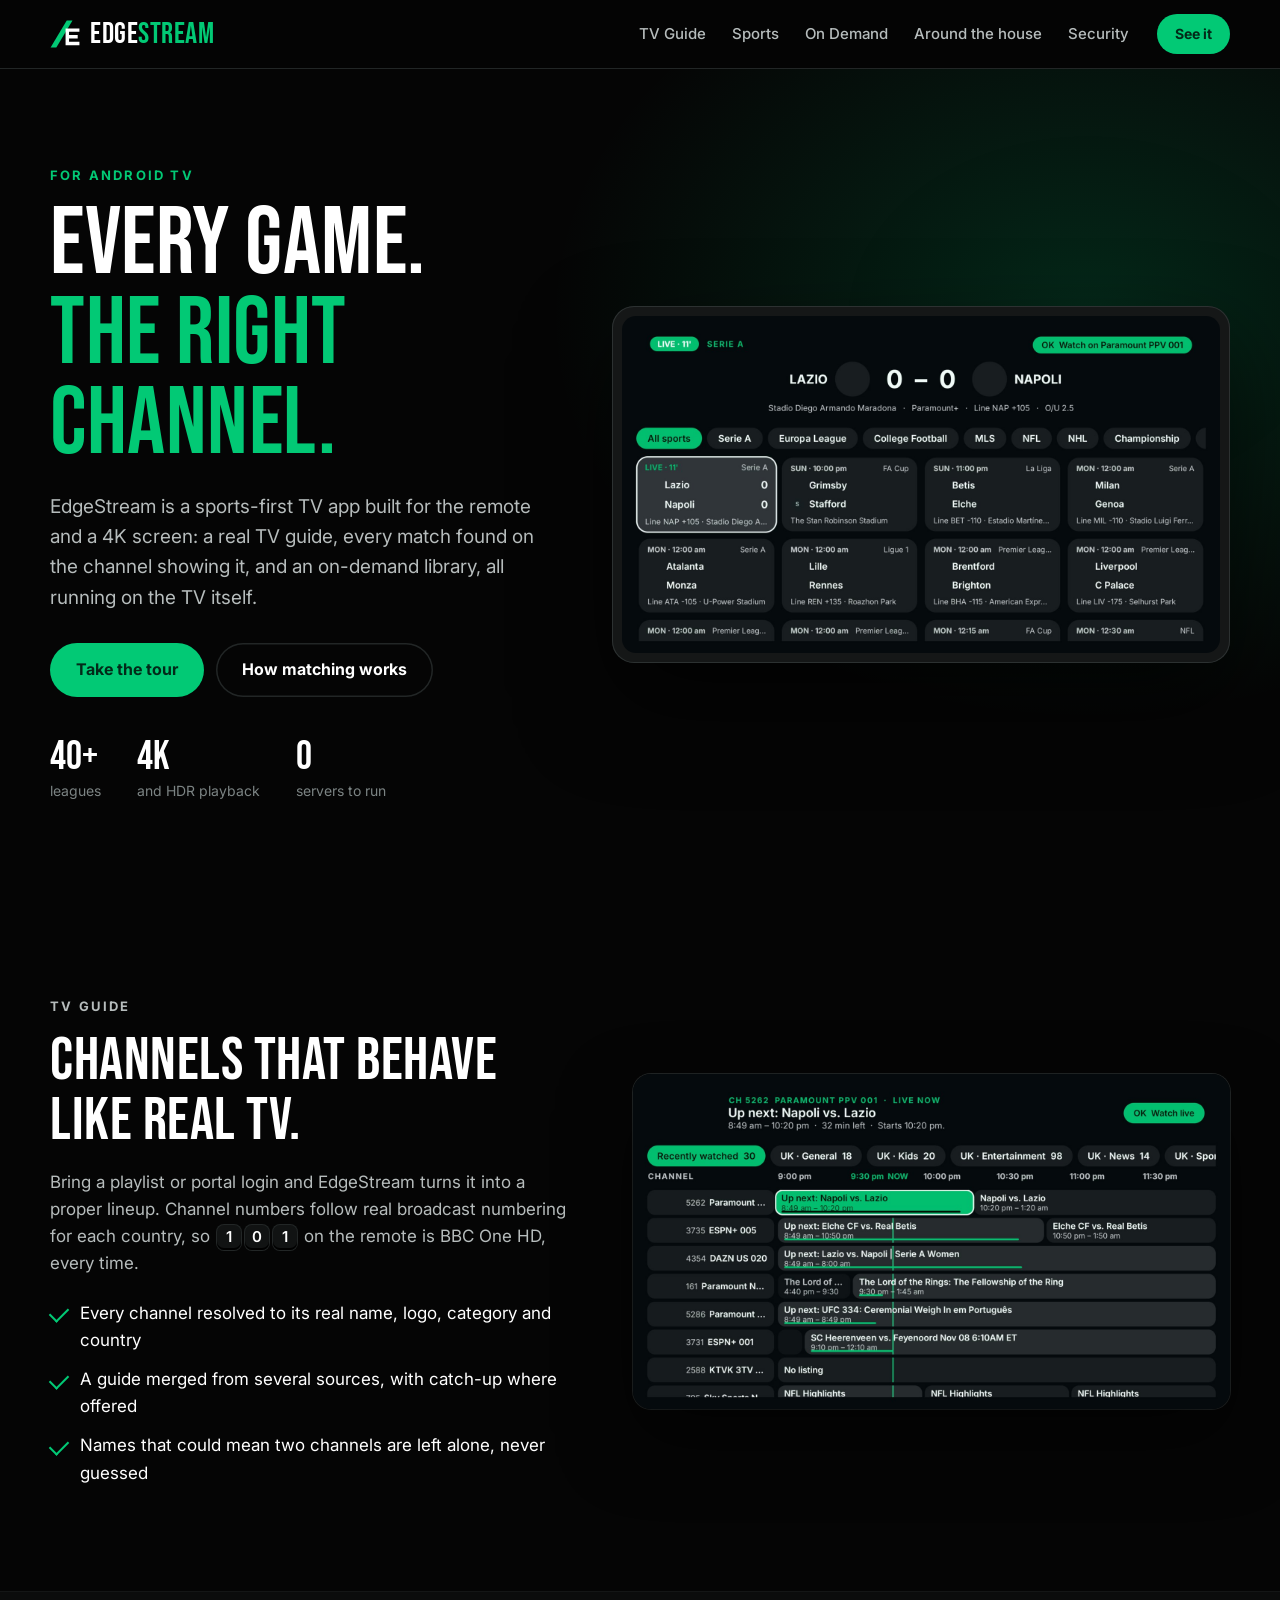
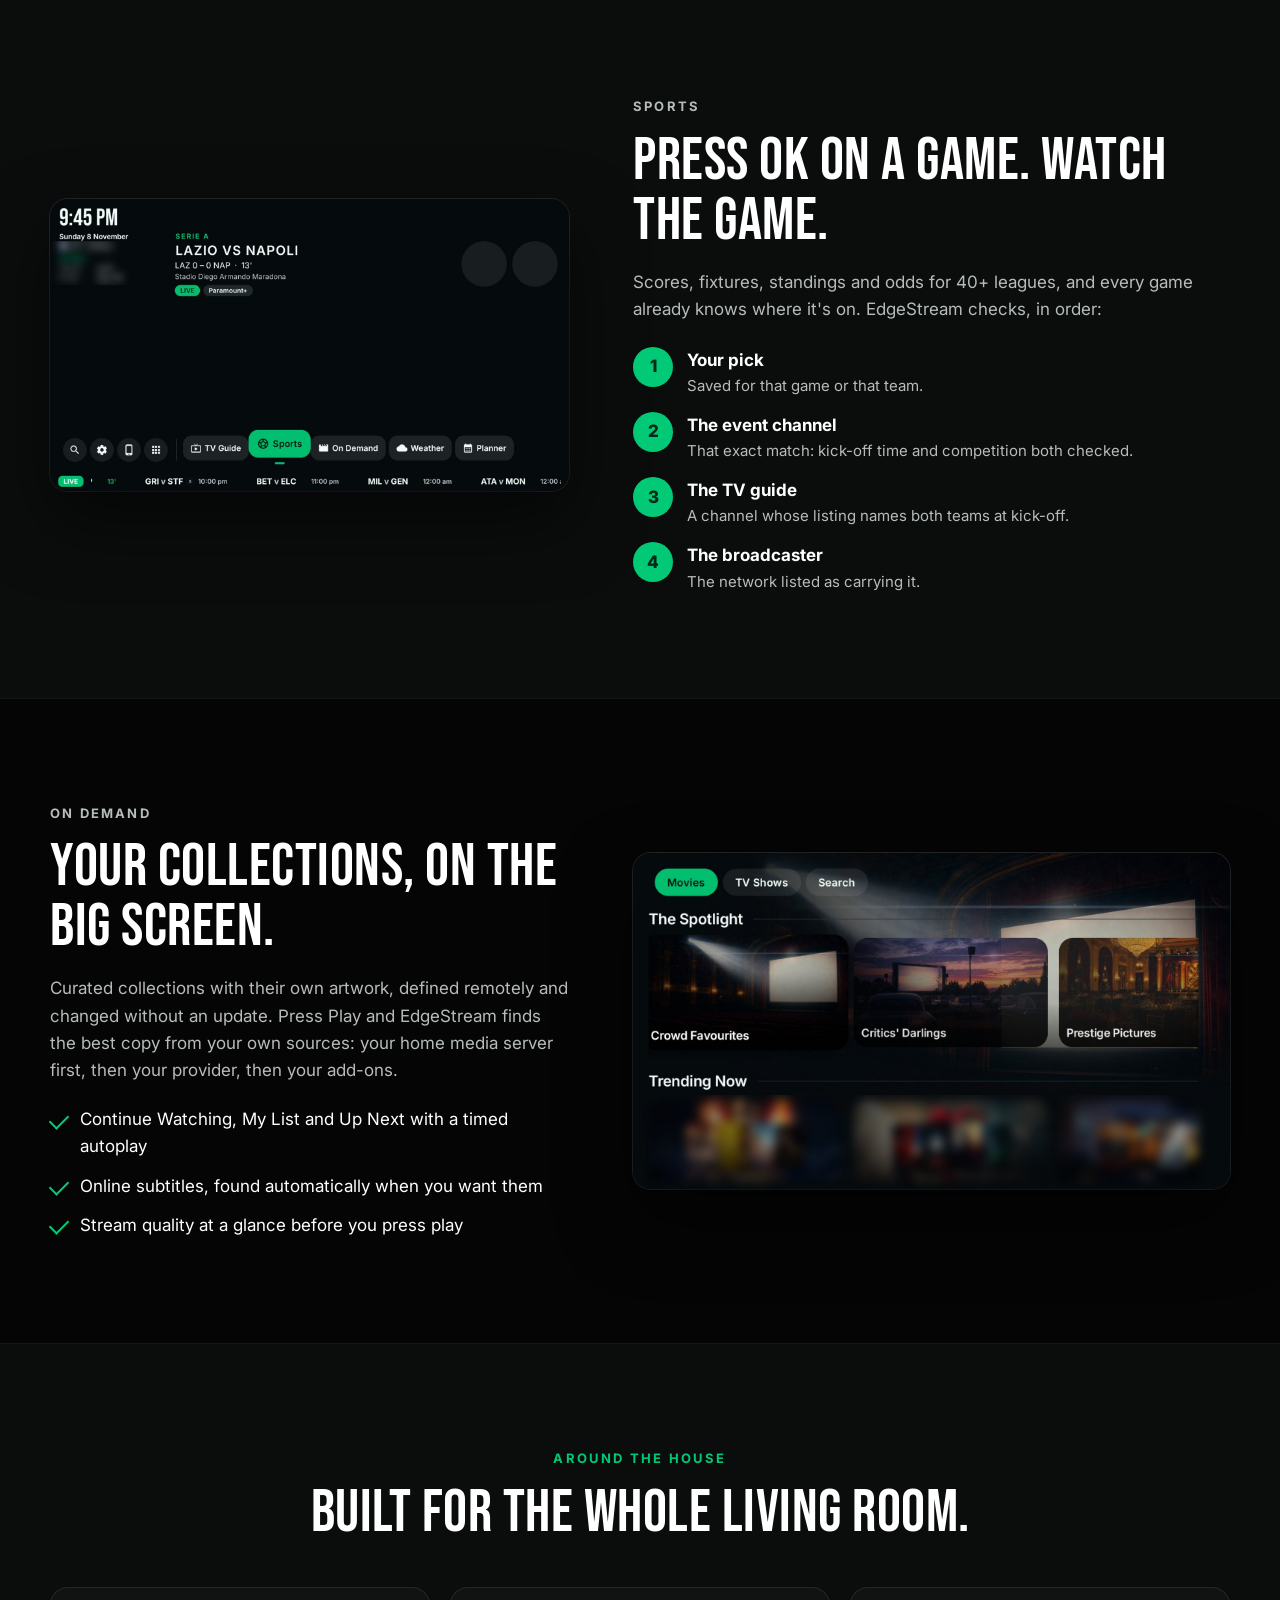
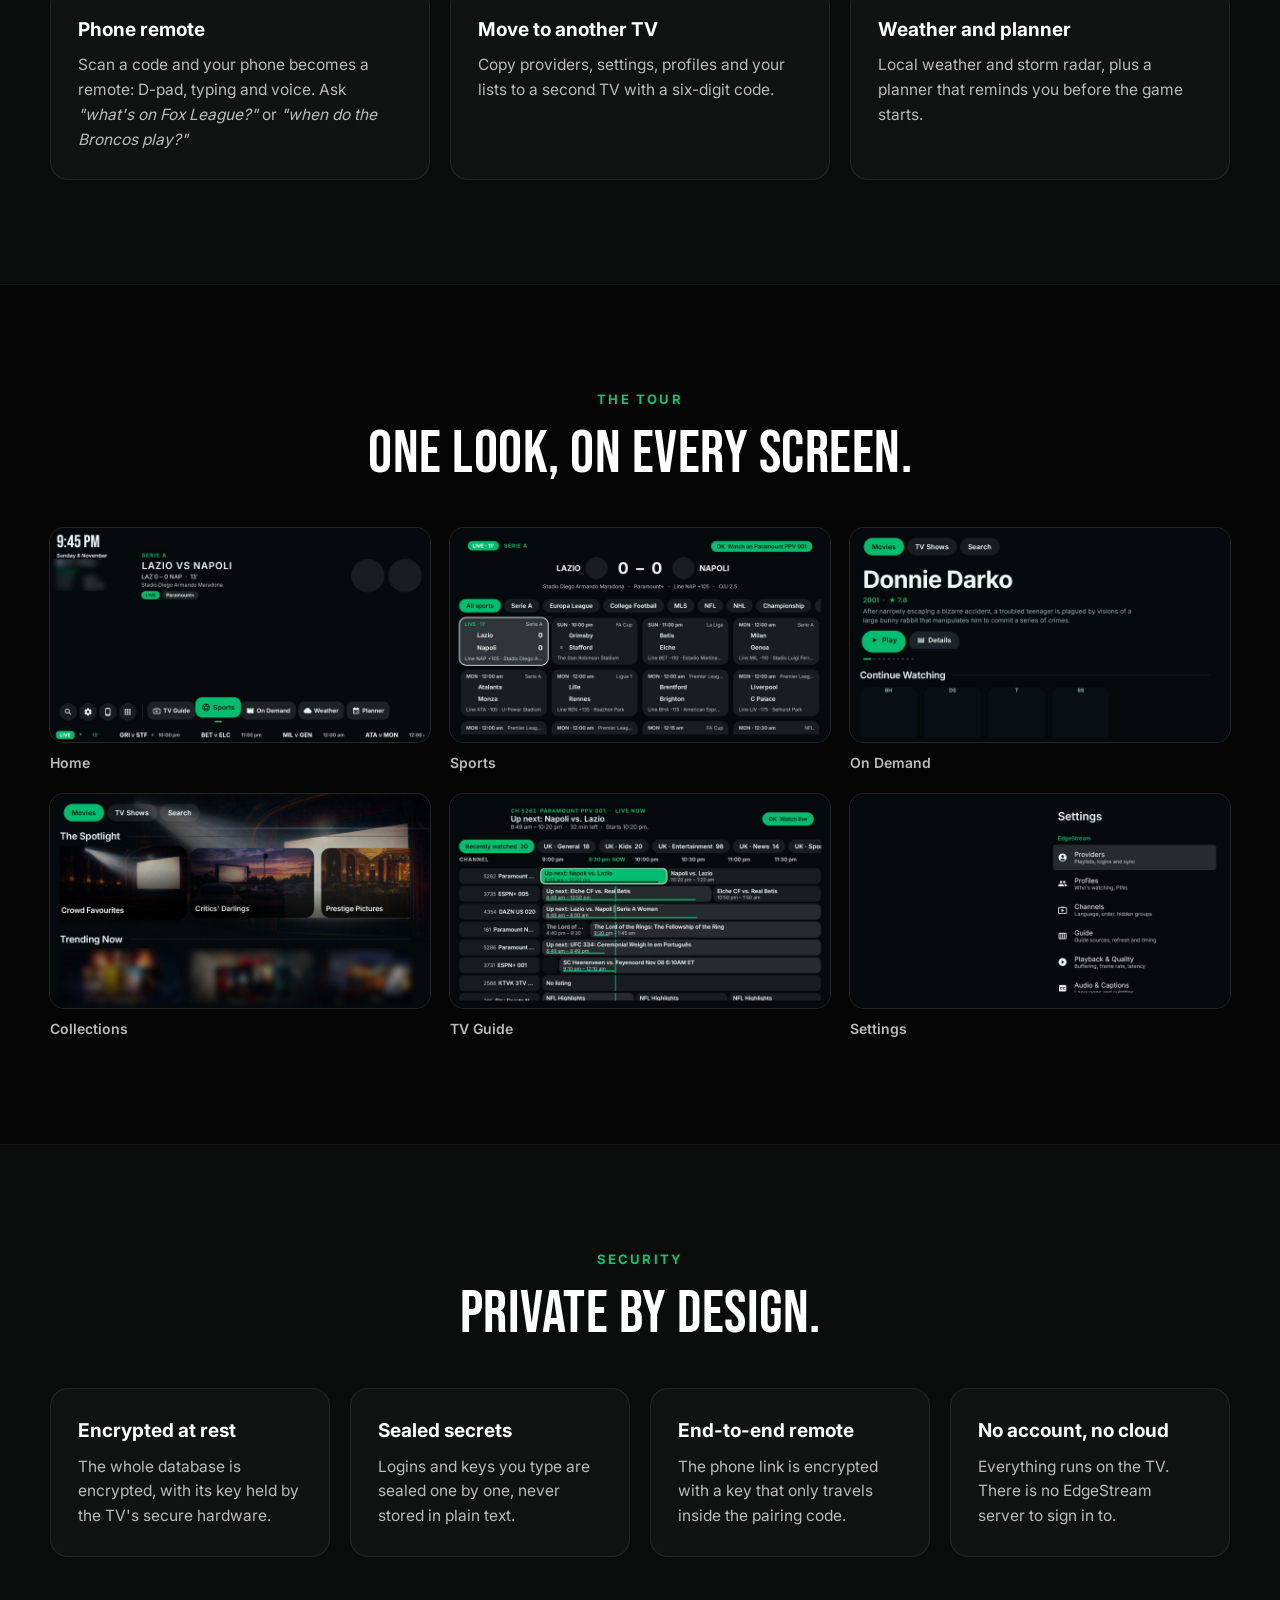
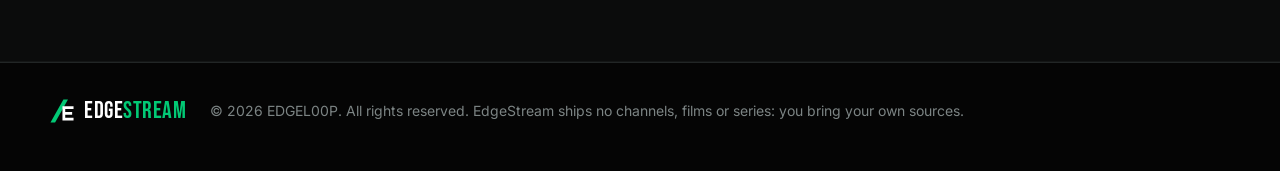
<file: site/index.html>
<!doctype html>
<html lang="en">
<head>
  <meta charset="utf-8">
  <meta name="viewport" content="width=device-width, initial-scale=1">
  <title>EdgeStream: Sports-first live TV for Android TV</title>
  <meta name="description" content="EdgeStream is a sports-first TV app for Android TV: a real TV guide, every game matched to the channel showing it, and an on-demand library, built for the remote and 4K screens.">
  <meta name="theme-color" content="#050505">
  <meta property="og:title" content="EdgeStream">
  <meta property="og:description" content="Sports-first live TV and on demand for Android TV.">
  <meta property="og:type" content="website">
  <meta property="og:image" content="assets/img/social-preview.png">
  <meta name="twitter:card" content="summary_large_image">
  <link rel="icon" href="assets/img/favicon.svg" type="image/svg+xml">
  <link rel="preload" href="assets/fonts/Inter.ttf" as="font" type="font/ttf" crossorigin>
  <link rel="preload" href="assets/fonts/BebasNeue.ttf" as="font" type="font/ttf" crossorigin>
  <link rel="stylesheet" href="styles.css">
</head>
<body>
  <header class="nav" id="top">
    <div class="wrap nav-row">
      <a class="brand" href="#top" aria-label="EdgeStream home">
        <img src="assets/img/mark.svg" alt="" width="30" height="29">
        <span class="wordmark">EDGE<span>STREAM</span></span>
      </a>
      <nav class="links" aria-label="Sections">
        <a href="#guide">TV Guide</a>
        <a href="#sports">Sports</a>
        <a href="#on-demand">On Demand</a>
        <a href="#home">Around the house</a>
        <a href="#security">Security</a>
      </nav>
      <a class="btn btn-small" href="#screens">See it</a>
    </div>
  </header>

  <main>
    <section class="hero">
      <div class="wrap hero-grid">
        <div class="hero-copy">
          <p class="eyebrow">For Android TV</p>
          <h1>Every game.<br><span>The right channel.</span></h1>
          <p class="lede">EdgeStream is a sports-first TV app built for the remote and a 4K screen: a real
            TV guide, every match found on the channel showing it, and an on-demand library, all running on
            the TV itself.</p>
          <div class="cta">
            <a class="btn" href="#screens">Take the tour</a>
            <a class="btn btn-ghost" href="#sports">How matching works</a>
          </div>
          <ul class="facts" aria-label="At a glance">
            <li><strong>40+</strong><span>leagues</span></li>
            <li><strong>4K</strong><span>and HDR playback</span></li>
            <li><strong>0</strong><span>servers to run</span></li>
          </ul>
        </div>
        <figure class="tv">
          <img src="assets/img/sports.jpg" alt="EdgeStream Sports: live scores, fixtures and the channel each game is on" width="1600" height="900">
        </figure>
      </div>
    </section>

    <section class="band" id="guide">
      <div class="wrap split">
        <div>
          <p class="eyebrow">TV Guide</p>
          <h2>Channels that behave like real TV.</h2>
          <p>Bring a playlist or portal login and EdgeStream turns it into a proper lineup. Channel
            numbers follow real broadcast numbering for each country, so <kbd>1</kbd><kbd>0</kbd><kbd>1</kbd>
            on the remote is BBC One HD, every time.</p>
          <ul class="ticks">
            <li>Every channel resolved to its real name, logo, category and country</li>
            <li>A guide merged from several sources, with catch-up where offered</li>
            <li>Names that could mean two channels are left alone, never guessed</li>
          </ul>
        </div>
        <figure class="shot"><img src="assets/img/guide.jpg" alt="TV Guide with channel numbers, what's on now and next" loading="lazy" width="1600" height="900"></figure>
      </div>
    </section>

    <section class="band alt" id="sports">
      <div class="wrap split reverse">
        <div>
          <p class="eyebrow">Sports</p>
          <h2>Press OK on a game. Watch the game.</h2>
          <p>Scores, fixtures, standings and odds for 40+ leagues, and every game already knows where
            it's on. EdgeStream checks, in order:</p>
          <ol class="steps">
            <li><b>Your pick</b><span>Saved for that game or that team.</span></li>
            <li><b>The event channel</b><span>That exact match: kick-off time and competition both checked.</span></li>
            <li><b>The TV guide</b><span>A channel whose listing names both teams at kick-off.</span></li>
            <li><b>The broadcaster</b><span>The network listed as carrying it.</span></li>
          </ol>
        </div>
        <figure class="shot"><img src="assets/img/home.jpg" alt="Home with the live game, its score and the sports ticker" loading="lazy" width="1600" height="900"></figure>
      </div>
    </section>

    <section class="band" id="on-demand">
      <div class="wrap split">
        <div>
          <p class="eyebrow">On Demand</p>
          <h2>Your collections, on the big screen.</h2>
          <p>Curated collections with their own artwork, defined remotely and changed without an
            update. Press Play and EdgeStream finds the best copy from your own sources: your home
            media server first, then your provider, then your add-ons.</p>
          <ul class="ticks">
            <li>Continue Watching, My List and Up Next with a timed autoplay</li>
            <li>Online subtitles, found automatically when you want them</li>
            <li>Stream quality at a glance before you press play</li>
          </ul>
        </div>
        <figure class="shot"><img src="assets/img/collections.jpg" alt="Collections with curated cover art" loading="lazy" width="1600" height="900"></figure>
      </div>
    </section>

    <section class="band alt" id="home">
      <div class="wrap">
        <p class="eyebrow center">Around the house</p>
        <h2 class="center">Built for the whole living room.</h2>
        <div class="cards">
          <article class="card">
            <h3>Phone remote</h3>
            <p>Scan a code and your phone becomes a remote: D-pad, typing and voice. Ask
              <em>"what's on Fox League?"</em> or <em>"when do the Broncos play?"</em></p>
          </article>
          <article class="card">
            <h3>Move to another TV</h3>
            <p>Copy providers, settings, profiles and your lists to a second TV with a six-digit code.</p>
          </article>
          <article class="card">
            <h3>Weather and planner</h3>
            <p>Local weather and storm radar, plus a planner that reminds you before the game starts.</p>
          </article>
        </div>
      </div>
    </section>

    <section class="band" id="screens">
      <div class="wrap">
        <p class="eyebrow center">The tour</p>
        <h2 class="center">One look, on every screen.</h2>
        <div class="gallery">
          <figure><img src="assets/img/home.jpg" alt="Home screen" loading="lazy" width="1600" height="900"><figcaption>Home</figcaption></figure>
          <figure><img src="assets/img/sports.jpg" alt="Sports" loading="lazy" width="1600" height="900"><figcaption>Sports</figcaption></figure>
          <figure><img src="assets/img/on-demand.jpg" alt="On Demand" loading="lazy" width="1600" height="900"><figcaption>On Demand</figcaption></figure>
          <figure><img src="assets/img/collections.jpg" alt="Collections" loading="lazy" width="1600" height="900"><figcaption>Collections</figcaption></figure>
          <figure><img src="assets/img/guide.jpg" alt="TV Guide" loading="lazy" width="1600" height="900"><figcaption>TV Guide</figcaption></figure>
          <figure><img src="assets/img/settings.jpg" alt="Settings" loading="lazy" width="1600" height="900"><figcaption>Settings</figcaption></figure>
        </div>
      </div>
    </section>

    <section class="band alt" id="security">
      <div class="wrap">
        <p class="eyebrow center">Security</p>
        <h2 class="center">Private by design.</h2>
        <div class="cards four">
          <article class="card"><h3>Encrypted at rest</h3><p>The whole database is encrypted, with its key held by the TV's secure hardware.</p></article>
          <article class="card"><h3>Sealed secrets</h3><p>Logins and keys you type are sealed one by one, never stored in plain text.</p></article>
          <article class="card"><h3>End-to-end remote</h3><p>The phone link is encrypted with a key that only travels inside the pairing code.</p></article>
          <article class="card"><h3>No account, no cloud</h3><p>Everything runs on the TV. There is no EdgeStream server to sign in to.</p></article>
        </div>
      </div>
    </section>
  </main>

  <footer class="footer">
    <div class="wrap footer-row">
      <a class="brand" href="#top" aria-label="Back to top">
        <img src="assets/img/mark.svg" alt="" width="24" height="23">
        <span class="wordmark small">EDGE<span>STREAM</span></span>
      </a>
      <p>© 2026 EDGEL00P. All rights reserved. EdgeStream ships no channels, films or series: you bring your own sources.</p>
    </div>
  </footer>
</body>
</html>
</file>
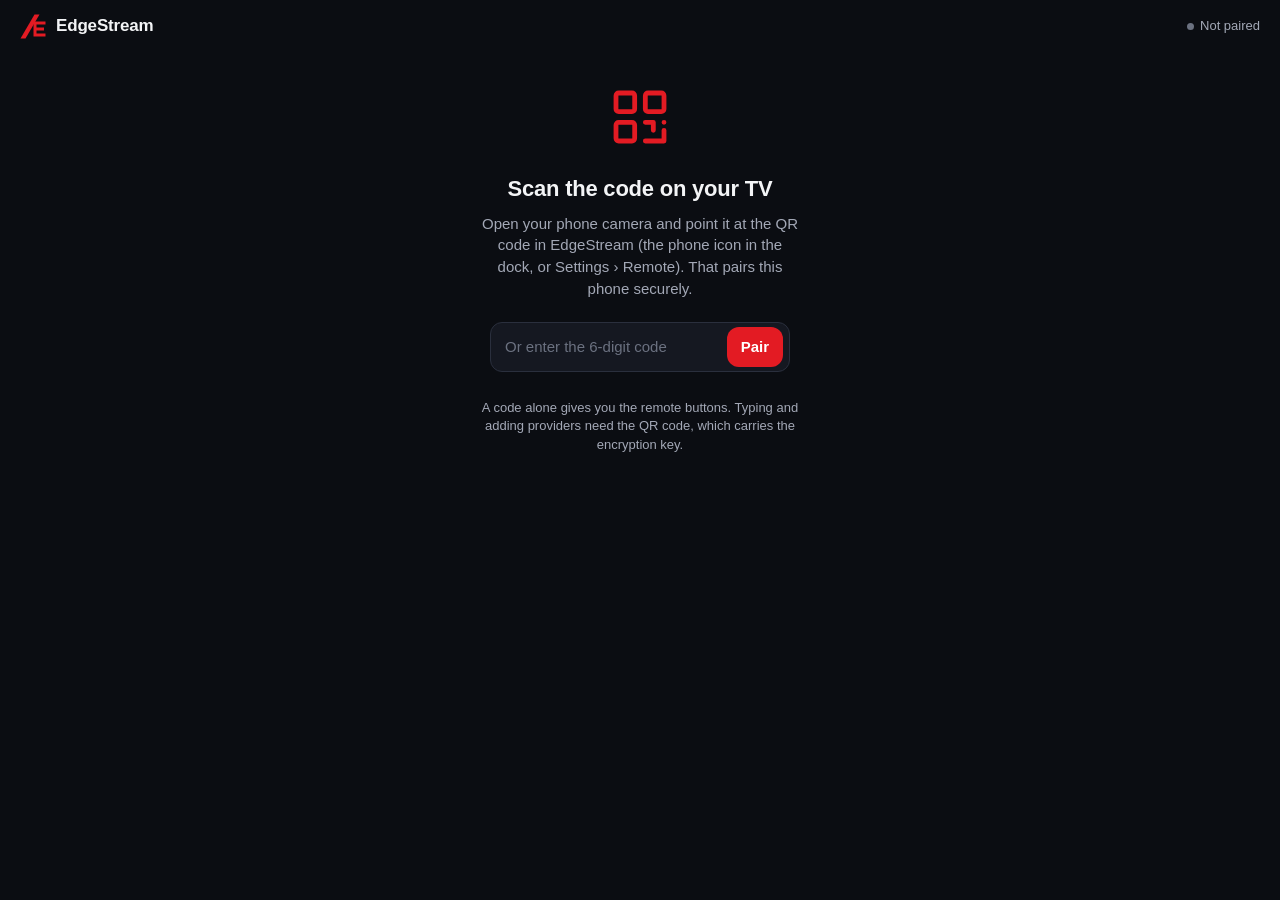
<file: app/src/main/assets/companion.html>
<!DOCTYPE html>
<html lang="en">
<head>
<meta charset="utf-8">
<meta name="viewport" content="width=device-width, initial-scale=1, viewport-fit=cover">
<meta name="theme-color" content="#0b0d12">
<title>EdgeStream</title>
<style>
  /* Colours arrive from the TV's current broadcaster theme (/api/state → theme); these are only
     the first paint. */
  :root {
    --bg: #0b0d12; --panel: #151821; --panel-hi: #1e2230; --line: #2a2f3d;
    --text: #f3f4f6; --dim: #a3a8b6; --faint: #6b7180; --accent: #e31b23; --on-accent: #ffffff;
    --ok: #34c77b; --radius: 14px;
  }
  * { box-sizing: border-box; -webkit-tap-highlight-color: transparent; }
  html { background: var(--bg); }
  body {
    margin: 0; color: var(--text); background: var(--bg);
    font: 15px/1.45 -apple-system, BlinkMacSystemFont, "Segoe UI", Roboto, "Helvetica Neue", Arial, sans-serif;
    -webkit-font-smoothing: antialiased;
    padding: env(safe-area-inset-top) 0 calc(76px + env(safe-area-inset-bottom));
    min-height: 100vh;
  }
  button, input { font: inherit; color: inherit; }
  button { border: 0; background: none; cursor: pointer; padding: 0; }
  svg.i { width: 22px; height: 22px; fill: none; stroke: currentColor; stroke-width: 1.8; stroke-linecap: round; stroke-linejoin: round; flex: none; }
  [hidden] { display: none !important; }

  /* header */
  .top { display: flex; align-items: center; gap: 10px; padding: 14px 20px; }
  .brand { width: 26px; height: 25px; fill: var(--accent); }
  .top h1 { font-size: 17px; font-weight: 650; letter-spacing: -.01em; margin: 0; }
  .status { margin-left: auto; display: inline-flex; align-items: center; gap: 6px; font-size: 13px; color: var(--dim); }
  .status::before { content: ""; width: 7px; height: 7px; border-radius: 50%; background: var(--faint); }
  .status.on::before { background: var(--ok); }
  .status svg.i { width: 14px; height: 14px; }

  /* the TV's selected text box */
  .ask-tv { position: sticky; top: 0; z-index: 3; margin: 0 16px 8px; padding: 14px; border-radius: var(--radius);
    background: var(--panel); border: 1px solid var(--accent); box-shadow: 0 8px 24px rgba(0,0,0,.35); }
  .ask-tv .label { font-size: 12px; font-weight: 600; letter-spacing: .06em; text-transform: uppercase; color: var(--accent); margin-bottom: 8px; }

  main { padding: 0 20px; }
  section { display: none; } section.active { display: block; }
  h2 { font-size: 12px; font-weight: 600; letter-spacing: .07em; text-transform: uppercase; color: var(--faint); margin: 24px 0 10px; }

  /* inputs */
  .field { display: flex; align-items: center; gap: 10px; background: var(--panel); border: 1px solid var(--line);
    border-radius: 12px; padding: 0 6px 0 14px; min-height: 50px; }
  .field:focus-within { border-color: var(--accent); }
  .field input { flex: 1; min-width: 0; border: 0; outline: 0; background: none; padding: 13px 0; }
  .field input::placeholder { color: var(--faint); }
  .field > svg.i { color: var(--faint); }
  .icon-btn { width: 40px; height: 40px; border-radius: 10px; display: grid; place-items: center; color: var(--dim); }
  .icon-btn:active, .icon-btn.live { color: var(--on-accent); background: var(--accent); }
  .btn { display: inline-flex; align-items: center; justify-content: center; gap: 8px; min-height: 48px; padding: 0 18px;
    border-radius: 12px; font-weight: 600; background: var(--accent); color: var(--on-accent); }
  .btn:active { filter: brightness(.92); }
  .btn[disabled] { opacity: .55; }
  .btn.block { width: 100%; margin-top: 18px; }
  .btn.small { min-height: 40px; padding: 0 14px; }
  label { display: block; font-size: 13px; font-weight: 500; color: var(--dim); margin: 16px 0 6px; }
  .note { font-size: 13px; color: var(--dim); margin: 8px 2px 0; min-height: 19px; }
  .note.err { color: var(--accent); }
  .note.good { color: var(--ok); }
  .banner { display: flex; gap: 10px; align-items: flex-start; padding: 12px 14px; border-radius: 12px; background: var(--panel);
    border: 1px solid var(--line); color: var(--dim); font-size: 13px; margin-top: 8px; }
  .banner svg.i { width: 18px; height: 18px; color: var(--accent); margin-top: 1px; }

  /* remote */
  .pad { position: relative; width: min(74vw, 272px); aspect-ratio: 1; margin: 28px auto 8px; border-radius: 50%;
    background: var(--panel); border: 1px solid var(--line); }
  .pad button { position: absolute; width: 34%; height: 34%; display: grid; place-items: center; color: var(--dim); }
  .pad button:active { color: var(--accent); }
  .pad .up { top: 0; left: 33%; } .pad .down { bottom: 0; left: 33%; }
  .pad .left { left: 0; top: 33%; } .pad .right { right: 0; top: 33%; }
  .pad .ok { left: 33%; top: 33%; border-radius: 50%; background: var(--panel-hi); border: 1px solid var(--line);
    color: var(--text); font-weight: 650; font-size: 15px; letter-spacing: .04em; }
  .pad .ok:active { background: var(--accent); color: var(--on-accent); }
  .keys { display: grid; grid-template-columns: repeat(3, 1fr); gap: 10px; margin-top: 20px; }
  .key { display: flex; flex-direction: column; align-items: center; justify-content: center; gap: 4px; min-height: 64px;
    border-radius: 12px; background: var(--panel); border: 1px solid var(--line); color: var(--text); }
  .key span { font-size: 11px; color: var(--dim); }
  .key:active { border-color: var(--accent); background: var(--panel-hi); }
  .num { font-size: 20px; font-weight: 500; min-height: 56px; }
  details { margin-top: 18px; }
  summary { list-style: none; display: flex; align-items: center; gap: 8px; color: var(--dim); font-size: 14px; cursor: pointer; padding: 6px 2px; }
  summary::-webkit-details-marker { display: none; }
  summary svg.i { width: 18px; height: 18px; transition: transform .2s; }
  details[open] summary svg.i { transform: rotate(90deg); }

  /* channels */
  .list { margin-top: 10px; }
  .ch { display: flex; align-items: center; gap: 12px; width: 100%; text-align: left; padding: 10px 2px; border-bottom: 1px solid var(--line); }
  .ch:active { background: var(--panel); }
  .ch .n { width: 36px; text-align: right; font-size: 13px; color: var(--faint); font-variant-numeric: tabular-nums; }
  .ch img, .ch .ph { width: 56px; height: 36px; object-fit: contain; border-radius: 6px; background: var(--panel); flex: none; }
  .ch .t { min-width: 0; flex: 1; }
  .ch .t b { display: block; font-weight: 600; white-space: nowrap; overflow: hidden; text-overflow: ellipsis; }
  .ch .t span { display: block; font-size: 13px; color: var(--dim); white-space: nowrap; overflow: hidden; text-overflow: ellipsis; }
  .ch > svg.i { color: var(--faint); width: 18px; height: 18px; }
  .empty { text-align: center; color: var(--dim); padding: 40px 0; }

  /* providers */
  .seg { display: grid; grid-template-columns: 1fr 1fr; gap: 4px; padding: 4px; background: var(--panel); border: 1px solid var(--line); border-radius: 12px; }
  .seg button { padding: 10px; border-radius: 9px; font-size: 14px; font-weight: 500; color: var(--dim); }
  .seg button.on { background: var(--panel-hi); color: var(--text); }
  .source { padding: 14px 0; border-bottom: 1px solid var(--line); }
  .source b { font-weight: 600; }
  .source div { font-size: 13px; color: var(--dim); margin-top: 2px; }
  .source .bad { color: var(--accent); }

  /* pairing */
  .pair { padding: 32px 24px; text-align: center; }
  .pair svg.big { width: 64px; height: 64px; color: var(--accent); }
  .pair h2 { font-size: 22px; text-transform: none; letter-spacing: -.01em; color: var(--text); margin: 18px 0 8px; }
  .pair p { color: var(--dim); margin: 0 auto 22px; max-width: 320px; }
  .pair .field { max-width: 300px; margin: 0 auto; }

  /* tab bar */
  nav { position: fixed; left: 0; right: 0; bottom: 0; z-index: 4; display: grid; grid-template-columns: repeat(3, 1fr);
    background: var(--panel); border-top: 1px solid var(--line); padding-bottom: env(safe-area-inset-bottom); }
  nav button { display: flex; flex-direction: column; align-items: center; gap: 3px; padding: 10px 0 12px; font-size: 11px; font-weight: 500; color: var(--faint); }
  nav button.active { color: var(--accent); }
</style>
</head>
<body>
<svg width="0" height="0" style="position:absolute" aria-hidden="true">
  <symbol id="i-up" viewBox="0 0 24 24"><path d="m6 15 6-6 6 6"/></symbol>
  <symbol id="i-down" viewBox="0 0 24 24"><path d="m6 9 6 6 6-6"/></symbol>
  <symbol id="i-left" viewBox="0 0 24 24"><path d="m15 6-6 6 6 6"/></symbol>
  <symbol id="i-right" viewBox="0 0 24 24"><path d="m9 6 6 6-6 6"/></symbol>
  <symbol id="i-back" viewBox="0 0 24 24"><path d="M9 14 4 9l5-5"/><path d="M4 9h10.5a5.5 5.5 0 0 1 0 11H11"/></symbol>
  <symbol id="i-home" viewBox="0 0 24 24"><path d="M3 10.5 12 3l9 7.5"/><path d="M5 9.5V20h5v-6h4v6h5V9.5"/></symbol>
  <symbol id="i-menu" viewBox="0 0 24 24"><path d="M4 7h16M4 12h16M4 17h16"/></symbol>
  <symbol id="i-playpause" viewBox="0 0 24 24"><path d="m4 5 8 7-8 7z"/><path d="M15 5v14M20 5v14"/></symbol>
  <symbol id="i-rew" viewBox="0 0 24 24"><path d="m11 6-7 6 7 6z"/><path d="m20 6-7 6 7 6z"/></symbol>
  <symbol id="i-ff" viewBox="0 0 24 24"><path d="m13 6 7 6-7 6z"/><path d="m4 6 7 6-7 6z"/></symbol>
  <symbol id="i-info" viewBox="0 0 24 24"><circle cx="12" cy="12" r="9"/><path d="M12 11v6M12 7.5v.01"/></symbol>
  <symbol id="i-plus" viewBox="0 0 24 24"><path d="M12 5v14M5 12h14"/></symbol>
  <symbol id="i-minus" viewBox="0 0 24 24"><path d="M5 12h14"/></symbol>
  <symbol id="i-mic" viewBox="0 0 24 24"><rect x="9" y="3" width="6" height="11" rx="3"/><path d="M5 11a7 7 0 0 0 14 0M12 18v3"/></symbol>
  <symbol id="i-search" viewBox="0 0 24 24"><circle cx="11" cy="11" r="7"/><path d="m20 20-3.5-3.5"/></symbol>
  <symbol id="i-remote" viewBox="0 0 24 24"><rect x="7" y="2" width="10" height="20" rx="3"/><circle cx="12" cy="8" r="2"/><path d="M10 14h.01M14 14h.01M10 17.5h.01M14 17.5h.01"/></symbol>
  <symbol id="i-list" viewBox="0 0 24 24"><rect x="3" y="5" width="18" height="14" rx="2"/><path d="M8 21h8"/><path d="m10 9 4 3-4 3z"/></symbol>
  <symbol id="i-server" viewBox="0 0 24 24"><rect x="3" y="4" width="18" height="7" rx="2"/><rect x="3" y="13" width="18" height="7" rx="2"/><path d="M7 7.5h.01M7 16.5h.01"/></symbol>
  <symbol id="i-lock" viewBox="0 0 24 24"><rect x="5" y="11" width="14" height="10" rx="2"/><path d="M8 11V8a4 4 0 0 1 8 0v3"/></symbol>
  <symbol id="i-qr" viewBox="0 0 24 24"><rect x="3" y="3" width="7" height="7" rx="1"/><rect x="14" y="3" width="7" height="7" rx="1"/><rect x="3" y="14" width="7" height="7" rx="1"/><path d="M14 14h3v3M21 14v.01M14 21h7v-4"/></symbol>
  <symbol id="i-send" viewBox="0 0 24 24"><path d="M5 12h14M13 6l6 6-6 6"/></symbol>
  <symbol id="i-dial" viewBox="0 0 24 24"><path d="M6 5h.01M12 5h.01M18 5h.01M6 11h.01M12 11h.01M18 11h.01M6 17h.01M12 17h.01M18 17h.01M12 22h.01"/></symbol>
  <symbol id="i-chev" viewBox="0 0 24 24"><path d="m9 6 6 6-6 6"/></symbol>
</svg>
<header class="top">
  <svg class="brand" viewBox="0 0 52 50" aria-hidden="true"><path d="M1,49L29,1h10L11,49z"/><path d="M27,15h24v6h-18v6h15v6h-15v6h18v6h-24z"/></svg>
  <h1>EdgeStream</h1>
  <span class="status" id="status">Connecting…</span>
</header>

<div class="pair" id="pair" hidden>
  <svg class="i big"><use href="#i-qr"/></svg>
  <h2>Scan the code on your TV</h2>
  <p>Open your phone camera and point it at the QR code in EdgeStream (the phone icon in the dock, or Settings › Remote). That pairs this phone securely.</p>
  <form class="field" id="pairForm" autocomplete="off">
    <input id="pairCode" inputmode="numeric" maxlength="6" placeholder="Or enter the 6-digit code">
    <button class="btn small">Pair</button>
  </form>
  <div class="note err" id="pairMsg"></div>
  <p class="note">A code alone gives you the remote buttons. Typing and adding providers need the QR code, which carries the encryption key.</p>
</div>

<form class="ask-tv" id="fieldBar" hidden autocomplete="off">
  <div class="label" id="fieldLabel">The TV is asking for text</div>
  <div class="field">
    <input id="fieldInput" autocapitalize="off" autocorrect="off" spellcheck="false" enterkeyhint="send">
    <button class="icon-btn" aria-label="Send to TV"><svg class="i"><use href="#i-send"/></svg></button>
  </div>
  <div class="note" id="fieldMsg"></div>
</form>

<main id="app" hidden>
  <div class="banner" id="codeOnly" hidden>
    <svg class="i"><use href="#i-lock"/></svg>
    <div>Remote buttons only. Scan the QR code on the TV to type, search, speak and add providers. It's encrypted end to end.</div>
  </div>

  <section id="remote" class="active">
    <form class="field" id="askForm" autocomplete="off" style="margin-top:8px">
      <svg class="i"><use href="#i-search"/></svg>
      <input id="ask" type="search" enterkeyhint="go" placeholder="Say or type “101”, “watch ESPN”, a show…">
      <button type="button" class="icon-btn" id="micBtn" aria-label="Speak"><svg class="i"><use href="#i-mic"/></svg></button>
    </form>
    <div class="note" id="askMsg"></div>

    <div class="pad">
      <button class="up" data-key="up" aria-label="Up"><svg class="i"><use href="#i-up"/></svg></button>
      <button class="left" data-key="left" aria-label="Left"><svg class="i"><use href="#i-left"/></svg></button>
      <button class="ok" data-key="ok">OK</button>
      <button class="right" data-key="right" aria-label="Right"><svg class="i"><use href="#i-right"/></svg></button>
      <button class="down" data-key="down" aria-label="Down"><svg class="i"><use href="#i-down"/></svg></button>
    </div>

    <div class="keys">
      <button class="key" data-key="back"><svg class="i"><use href="#i-back"/></svg><span>Back</span></button>
      <button class="key" data-open="HOME"><svg class="i"><use href="#i-home"/></svg><span>Home</span></button>
      <button class="key" data-key="menu"><svg class="i"><use href="#i-menu"/></svg><span>Options</span></button>
      <button class="key" data-key="rew"><svg class="i"><use href="#i-rew"/></svg><span>Rewind</span></button>
      <button class="key" data-key="playpause"><svg class="i"><use href="#i-playpause"/></svg><span>Play / Pause</span></button>
      <button class="key" data-key="ff"><svg class="i"><use href="#i-ff"/></svg><span>Forward</span></button>
      <button class="key" data-key="chdown"><svg class="i"><use href="#i-minus"/></svg><span>Channel</span></button>
      <button class="key" data-key="info"><svg class="i"><use href="#i-info"/></svg><span>Info</span></button>
      <button class="key" data-key="chup"><svg class="i"><use href="#i-plus"/></svg><span>Channel</span></button>
    </div>

    <details>
      <summary><svg class="i"><use href="#i-chev"/></svg>Number pad</summary>
      <div class="keys">
        <button class="key num" data-key="1">1</button><button class="key num" data-key="2">2</button><button class="key num" data-key="3">3</button>
        <button class="key num" data-key="4">4</button><button class="key num" data-key="5">5</button><button class="key num" data-key="6">6</button>
        <button class="key num" data-key="7">7</button><button class="key num" data-key="8">8</button><button class="key num" data-key="9">9</button>
        <span></span><button class="key num" data-key="0">0</button><button class="key" data-key="del"><svg class="i"><use href="#i-back"/></svg><span>Delete</span></button>
      </div>
    </details>
  </section>

  <section id="channels">
    <div class="field" style="margin-top:8px">
      <svg class="i"><use href="#i-search"/></svg>
      <input id="chSearch" type="search" placeholder="Search channels" enterkeyhint="search">
    </div>
    <div class="note" id="chMsg"></div>
    <div class="list" id="chList"></div>
  </section>

  <section id="providers">
    <h2>Add a provider</h2>
    <div class="seg" id="typeSeg">
      <button class="on" data-type="xtream">Xtream Codes</button>
      <button data-type="m3u">M3U playlist</button>
    </div>
    <form id="srcForm" autocomplete="off">
      <label for="srcName">Name</label>
      <div class="field"><input id="srcName" name="name" placeholder="My provider"></div>
      <label for="srcUrl" id="urlLabel">Server address</label>
      <div class="field"><input id="srcUrl" name="url" inputmode="url" autocapitalize="off" spellcheck="false" placeholder="http://example.com:8080" required></div>
      <div id="creds">
        <label for="srcUser">Username</label>
        <div class="field"><input id="srcUser" name="username" autocapitalize="off" spellcheck="false"></div>
        <label for="srcPass">Password</label>
        <div class="field"><input id="srcPass" name="password" type="password"></div>
      </div>
      <label for="srcEpg">TV guide address (optional)</label>
      <div class="field"><input id="srcEpg" name="epg" inputmode="url" autocapitalize="off" spellcheck="false" placeholder="Uses the provider's own guide"></div>
      <button class="btn block" id="srcBtn">Check login &amp; add to TV</button>
      <div class="note" id="srcMsg"></div>
    </form>
    <div class="banner"><svg class="i"><use href="#i-lock"/></svg><div>Encrypted on this phone with the key from the QR code, sent only to your TV over your home network, and stored encrypted there.</div></div>
    <h2>On the TV</h2>
    <div id="sources"></div>
  </section>
</main>

<nav id="nav" hidden>
  <button class="active" data-tab="remote"><svg class="i"><use href="#i-remote"/></svg>Remote</button>
  <button data-tab="channels"><svg class="i"><use href="#i-list"/></svg>Channels</button>
  <button data-tab="providers"><svg class="i"><use href="#i-server"/></svg>Providers</button>
</nav>
<script>
(() => {
  "use strict";
  // <crypto> AES-256-GCM, the TV's LinkCipher format: base64(iv ‖ ciphertext ‖ tag).
  // Plain JS because browsers withhold WebCrypto from http pages; only getRandomValues is needed.
  const Gcm = (() => {
    const SBOX = new Uint8Array(256);
    {
      const rotl = (x, s) => ((x << s) | (x >>> (8 - s))) & 0xff;
      let p = 1, q = 1;
      do {
        p = (p ^ (p << 1) ^ (p & 0x80 ? 0x1b : 0)) & 0xff;
        q = (q ^ (q << 1)) & 0xff; q = (q ^ (q << 2)) & 0xff; q = (q ^ (q << 4)) & 0xff;
        if (q & 0x80) q ^= 0x09;
        SBOX[p] = q ^ rotl(q, 1) ^ rotl(q, 2) ^ rotl(q, 3) ^ rotl(q, 4) ^ 0x63;
      } while (p !== 1);
      SBOX[0] = 0x63;
    }
    const xtime = b => ((b << 1) ^ (b & 0x80 ? 0x1b : 0)) & 0xff;

    function expand(key) {
      const w = new Uint8Array(240);
      w.set(key);
      let rcon = 1;
      for (let i = 32; i < 240; i += 4) {
        let t = [w[i - 4], w[i - 3], w[i - 2], w[i - 1]];
        if (i % 32 === 0) { t = [SBOX[t[1]] ^ rcon, SBOX[t[2]], SBOX[t[3]], SBOX[t[0]]]; rcon = xtime(rcon); }
        else if (i % 32 === 16) t = t.map(b => SBOX[b]);
        for (let j = 0; j < 4; j++) w[i + j] = w[i - 32 + j] ^ t[j];
      }
      return w;
    }

    function encryptBlock(rk, block) {
      let s = new Uint8Array(16);
      for (let i = 0; i < 16; i++) s[i] = block[i] ^ rk[i];
      for (let r = 1; r <= 14; r++) {
        const t = new Uint8Array(16);
        for (let c = 0; c < 4; c++) for (let row = 0; row < 4; row++) t[c * 4 + row] = SBOX[s[((c + row) % 4) * 4 + row]];
        if (r < 14) for (let c = 0; c < 16; c += 4) {
          const a0 = t[c], a1 = t[c + 1], a2 = t[c + 2], a3 = t[c + 3], all = a0 ^ a1 ^ a2 ^ a3;
          t[c] ^= all ^ xtime(a0 ^ a1); t[c + 1] ^= all ^ xtime(a1 ^ a2);
          t[c + 2] ^= all ^ xtime(a2 ^ a3); t[c + 3] ^= all ^ xtime(a3 ^ a0);
        }
        for (let i = 0; i < 16; i++) t[i] ^= rk[r * 16 + i];
        s = t;
      }
      return s;
    }

    function gmul(x, y) {
      const z = new Uint8Array(16), v = y.slice();
      for (let i = 0; i < 128; i++) {
        if (x[i >> 3] & (0x80 >> (i & 7))) for (let j = 0; j < 16; j++) z[j] ^= v[j];
        const lsb = v[15] & 1;
        for (let j = 15; j > 0; j--) v[j] = (v[j] >>> 1) | ((v[j - 1] & 1) << 7);
        v[0] >>>= 1;
        if (lsb) v[0] ^= 0xe1;
      }
      return z;
    }

    function ghash(h, data) {
      let x = new Uint8Array(16);
      const blocks = Math.ceil(data.length / 16);
      for (let b = 0; b < blocks; b++) {
        for (let i = 0; i < 16; i++) x[i] ^= data[b * 16 + i] || 0;
        x = gmul(x, h);
      }
      const len = new Uint8Array(16), bits = data.length * 8;
      len[12] = (bits >>> 24) & 0xff; len[13] = (bits >>> 16) & 0xff; len[14] = (bits >>> 8) & 0xff; len[15] = bits & 0xff;
      len[11] = Math.floor(bits / 0x100000000) & 0xff;
      for (let i = 0; i < 16; i++) x[i] ^= len[i];
      return gmul(x, h);
    }

    function ctr(rk, iv, data) {
      const out = new Uint8Array(data.length), counter = new Uint8Array(16);
      counter.set(iv);
      for (let off = 0, n = 2; off < data.length; off += 16, n++) {
        counter[12] = (n >>> 24) & 0xff; counter[13] = (n >>> 16) & 0xff; counter[14] = (n >>> 8) & 0xff; counter[15] = n & 0xff;
        const ks = encryptBlock(rk, counter);
        for (let i = 0; i < 16 && off + i < data.length; i++) out[off + i] = data[off + i] ^ ks[i];
      }
      return out;
    }

    function tagFor(rk, iv, cipher) {
      const j0 = new Uint8Array(16);
      j0.set(iv); j0[15] = 1;
      const s = ghash(encryptBlock(rk, new Uint8Array(16)), cipher), e = encryptBlock(rk, j0);
      return s.map((b, i) => b ^ e[i]);
    }

    const toB64 = bytes => { let s = ""; for (const b of bytes) s += String.fromCharCode(b); return btoa(s); };
    const fromB64 = text => Uint8Array.from(atob(text), c => c.charCodeAt(0));

    return {
      keyFromText(text) {
        const bytes = fromB64(text.replace(/-/g, "+").replace(/_/g, "/") + "=".repeat((4 - text.length % 4) % 4));
        return bytes.length === 32 ? expand(bytes) : null;
      },
      seal(rk, plain, iv = crypto.getRandomValues(new Uint8Array(12))) {
        const cipher = ctr(rk, iv, new TextEncoder().encode(plain));
        const out = new Uint8Array(12 + cipher.length + 16);
        out.set(iv); out.set(cipher, 12); out.set(tagFor(rk, iv, cipher), 12 + cipher.length);
        return toB64(out);
      },
      open(rk, sealed) {
        const bytes = fromB64(sealed);
        if (bytes.length < 28) return null;
        const iv = bytes.subarray(0, 12), cipher = bytes.subarray(12, bytes.length - 16), tag = bytes.subarray(bytes.length - 16);
        const want = tagFor(rk, iv, cipher);
        let diff = 0;
        for (let i = 0; i < 16; i++) diff |= want[i] ^ tag[i];
        return diff ? null : new TextDecoder().decode(ctr(rk, iv, cipher));
      },
    };
  })();
  // </crypto>

  const $ = s => document.querySelector(s);
  const store = {
    get: k => { try { return localStorage.getItem(k) || ""; } catch (_) { return ""; } },
    set: (k, v) => { try { v ? localStorage.setItem(k, v) : localStorage.removeItem(k); } catch (_) {} },
  };

  // The QR link carries #t=<code>&k=<key>. Keep both on the phone, then drop them from the
  // address bar so they never reach history, bookmarks or a screenshot.
  const hash = new URLSearchParams(location.hash.slice(1));
  if (hash.get("t")) {
    store.set("edgeToken", hash.get("t"));
    store.set("edgeKey", hash.get("k") || "");
    history.replaceState(null, "", location.pathname);
  }
  let token = store.get("edgeToken");
  let roundKeys = store.get("edgeKey") ? Gcm.keyFromText(store.get("edgeKey")) : null;
  const status = $("#status");
  let retryTimer = null;

  function setStatus(text, on) {
    status.className = "status" + (on ? " on" : "");
    status.innerHTML = (on && roundKeys ? '<svg class="i"><use href="#i-lock"/></svg>' : "") + text;
  }

  // Every request carries the pairing code; with the key, bodies are sealed (bound to their path
  // and time so they can't be replayed) and replies come back sealed too.
  async function api(path, body) {
    const headers = { "X-Edge-Token": token };
    if (roundKeys) headers["X-Edge-Enc"] = "1";
    let payload;
    if (body !== undefined) {
      headers["Content-Type"] = "application/json";
      payload = JSON.stringify(roundKeys ? { e: Gcm.seal(roundKeys, JSON.stringify({ ...body, path, ts: Date.now() })) } : body);
    }
    const r = await fetch(path, { method: body === undefined ? "GET" : "POST", headers, body: payload, cache: "no-store" });
    if (r.status === 401) { showPair("That code didn't match. Scan the QR code on the TV again."); throw new Error("unpaired"); }
    if (r.status === 429) {
      const wait = Math.min(120, Number(r.headers.get("Retry-After")) || 60);
      showPair(`Too many wrong codes. Try again in ${wait} seconds.`);
      clearTimeout(retryTimer);
      retryTimer = setTimeout(start, wait * 1000);
      throw new Error("locked");
    }
    const j = await r.json();
    if (j && typeof j.e === "string") {
      const plain = roundKeys && Gcm.open(roundKeys, j.e);
      if (!plain) throw new Error("This phone's key is out of date. Scan the QR code on the TV again.");
      return JSON.parse(plain);
    }
    return j;
  }
  const failed = e => ({ error: e && e.message && !/fetch|network|load/i.test(e.message) ? e.message : "Can't reach the TV. Is EdgeStream open on it?" });

  function showPair(msg) {
    $("#app").hidden = true; $("#nav").hidden = true; $("#fieldBar").hidden = true; $("#pair").hidden = false;
    $("#pairMsg").textContent = msg || "";
    setStatus("Not paired", false);
  }

  function applyTheme(t) {
    if (!t) return;
    const root = document.documentElement.style;
    const map = { bg: "--bg", panel: "--panel", panelHi: "--panel-hi", line: "--line", text: "--text", dim: "--dim", faint: "--faint", accent: "--accent", onAccent: "--on-accent" };
    for (const [k, v] of Object.entries(map)) if (t[k]) root.setProperty(v, t[k]);
    document.querySelector('meta[name="theme-color"]').content = t.bg || "#0b0d12";
  }

  function onState(s) {
    applyTheme(s.theme);
    renderField(s.field);
    if ($("#providers").classList.contains("active")) renderSources(s);
    setStatus("Connected", true);
  }

  async function start() {
    try {
      const s = await api("/api/state");
      clearTimeout(retryTimer);
      $("#pair").hidden = true; $("#app").hidden = false; $("#nav").hidden = false;
      $("#codeOnly").hidden = !!roundKeys;
      onState(s);
      // A TV with no provider is waiting for one: open on that, not the remote.
      if (!s.sources.length && roundKeys) openTab("providers");
    } catch (e) {
      if (e.message !== "unpaired" && e.message !== "locked") setStatus("Can't reach the TV", false);
    }
  }
  $("#pairForm").onsubmit = e => {
    e.preventDefault();
    token = $("#pairCode").value.trim();
    store.set("edgeToken", token); store.set("edgeKey", ""); roundKeys = null;
    start();
  };

  // Follow the TV: theme, connection and any text box selected there.
  setInterval(() => {
    if (document.hidden || $("#app").hidden) return;
    api("/api/state").then(onState).catch(() => setStatus("Can't reach the TV", false));
  }, 1500);

  const buzz = () => navigator.vibrate && navigator.vibrate(8);
  document.querySelectorAll("[data-key]").forEach(b => b.addEventListener("click", () => { buzz(); api("/api/key", { key: b.dataset.key }).catch(() => {}); }));
  document.querySelectorAll("[data-open]").forEach(b => b.addEventListener("click", () => { buzz(); api("/api/open", { screen: b.dataset.open }).catch(() => {}); }));

  function note(el, r) {
    el.className = "note" + (r.error ? " err" : " good");
    el.textContent = r.error || r.message || "Done";
  }

  // ---- the TV's selected text box ----
  let fieldKey = null;
  function renderField(f) {
    const bar = $("#fieldBar"), input = $("#fieldInput");
    bar.hidden = !f || !roundKeys;
    if (bar.hidden) { fieldKey = null; return; }
    const key = f.label + "|" + f.secret;
    if (key === fieldKey) return; // never overwrite what's being typed
    fieldKey = key;
    $("#fieldLabel").textContent = "TV is asking for: " + f.label;
    input.type = f.secret ? "password" : "text";
    input.value = f.value || "";
    $("#fieldMsg").className = "note";
    $("#fieldMsg").textContent = f.secret ? "Hidden on the TV. Type it here." : "";
  }
  $("#fieldBar").onsubmit = async e => {
    e.preventDefault();
    const r = await api("/api/field", { text: $("#fieldInput").value }).catch(failed);
    note($("#fieldMsg"), r.error ? r : { message: "Sent to the TV" });
  };

  // ---- say or type ----
  // The page's own microphone needs https, which a TV on the home network can't offer. When the
  // browser refuses, the keyboard opens on the box instead and its microphone key does the speech.
  async function ask(text) {
    if (!text.trim()) return;
    const r = await api("/api/command", { text }).catch(failed);
    note($("#askMsg"), r);
    if (!r.error) $("#ask").value = "";
  }
  $("#askForm").onsubmit = e => { e.preventDefault(); ask($("#ask").value); };
  const Speech = window.SpeechRecognition || window.webkitSpeechRecognition;
  function dictate() {
    $("#ask").focus();
    $("#askMsg").className = "note";
    $("#askMsg").textContent = "Tap the microphone on your keyboard and speak, then Go.";
  }
  $("#micBtn").onclick = () => {
    buzz();
    if (!Speech || !window.isSecureContext) return dictate();
    const rec = new Speech(), mic = $("#micBtn");
    rec.lang = navigator.language || "en-AU";
    rec.interimResults = true;
    mic.classList.add("live");
    rec.onresult = e => {
      const text = Array.from(e.results).map(x => x[0].transcript).join("");
      $("#ask").value = text;
      if (e.results[e.results.length - 1].isFinal) ask(text);
    };
    rec.onerror = () => { mic.classList.remove("live"); dictate(); };
    rec.onend = () => mic.classList.remove("live");
    rec.start();
  };

  // ---- tabs ----
  function openTab(name) {
    document.querySelectorAll("nav button").forEach(x => x.classList.toggle("active", x.dataset.tab === name));
    document.querySelectorAll("main section").forEach(s => s.classList.toggle("active", s.id === name));
    if (name === "channels") loadChannels();
    if (name === "providers") api("/api/state").then(renderSources).catch(() => {});
    window.scrollTo(0, 0);
  }
  document.querySelectorAll("nav button").forEach(b => b.onclick = () => openTab(b.dataset.tab));

  // ---- channels ----
  const esc = s => String(s ?? "").replace(/[&<>"']/g, c => ({ "&": "&amp;", "<": "&lt;", ">": "&gt;", '"': "&quot;", "'": "&#39;" }[c]));
  let chTimer;
  $("#chSearch").oninput = () => { clearTimeout(chTimer); chTimer = setTimeout(loadChannels, 250); };
  async function loadChannels() {
    const box = $("#chList");
    if (!roundKeys) { box.innerHTML = '<p class="empty">Scan the QR code on the TV to browse channels.</p>'; return; }
    const list = await api("/api/channels", { q: $("#chSearch").value.trim() }).catch(failed);
    if (list.error) { box.innerHTML = `<p class="empty">${esc(list.error)}</p>`; return; }
    box.innerHTML = list.length ? list.map(c => `
      <button class="ch" data-play="${esc(c.key)}">
        <span class="n">${esc(c.number)}</span>
        ${c.logo ? `<img src="${esc(c.logo)}" alt="" loading="lazy" referrerpolicy="no-referrer" onerror="this.replaceWith(Object.assign(document.createElement('span'),{className:'ph'}))">` : '<span class="ph"></span>'}
        <span class="t"><b>${esc(c.name)}</b><span>${esc(c.now || c.group)}</span></span>
        <svg class="i"><use href="#i-chev"/></svg>
      </button>`).join("") : '<p class="empty">No channels found.</p>';
    box.querySelectorAll("[data-play]").forEach(b => b.onclick = () => { buzz(); api("/api/play", { key: b.dataset.play }).catch(failed).then(r => note($("#chMsg"), r)); });
  }

  // ---- providers ----
  let srcType = "xtream";
  document.querySelectorAll("#typeSeg button").forEach(b => b.onclick = () => {
    srcType = b.dataset.type;
    document.querySelectorAll("#typeSeg button").forEach(x => x.classList.toggle("on", x === b));
    $("#creds").hidden = srcType === "m3u";
    $("#urlLabel").textContent = srcType === "m3u" ? "Playlist address" : "Server address";
    $("#srcUrl").placeholder = srcType === "m3u" ? "http://…/playlist.m3u" : "http://example.com:8080";
  });
  $("#srcForm").onsubmit = async e => {
    e.preventDefault();
    const btn = $("#srcBtn"), msg = $("#srcMsg");
    btn.disabled = true; btn.textContent = "Checking login…";
    msg.className = "note"; msg.textContent = "";
    const f = Object.fromEntries(new FormData(e.target));
    const r = await api("/api/source", { type: srcType, ...f }).catch(failed);
    btn.disabled = false; btn.textContent = "Check login & add to TV";
    note(msg, r);
    if (!r.error) { e.target.password.value = ""; setTimeout(() => api("/api/state").then(renderSources).catch(() => {}), 4000); }
  };
  function renderSources(s) {
    $("#sources").innerHTML = s.sources.length
      ? s.sources.map(x => `<div class="source"><b>${esc(x.name)}</b><div>${x.type === "XTREAM" ? "Xtream Codes" : "M3U playlist"} · ${Number(x.channels).toLocaleString()} channels${x.error ? ` · <span class="bad">${esc(x.error)}</span>` : ""}</div></div>`).join("")
      : '<p class="note">No providers yet.</p>';
  }

  if (!token) showPair(); else start();
})();
</script>
</body>
</html>
</file>
<file: site/styles.css>
@font-face {
  font-family: "Inter";
  src: url("assets/fonts/Inter.ttf") format("truetype");
  font-weight: 100 900;
  font-display: swap;
}
@font-face {
  font-family: "Bebas Neue";
  src: url("assets/fonts/BebasNeue.ttf") format("truetype");
  font-display: swap;
}

:root {
  --bg: #050505;
  --bg-alt: #0b0c0c;
  --panel: #111313;
  --line: #222626;
  --text: #ffffff;
  --dim: #b6bcbc;
  --faint: #7c8484;
  --accent: #02c975;
  --accent-ink: #032a19;
  --radius: 18px;
  --wrap: 1180px;
  color-scheme: dark;
}

* { box-sizing: border-box; }
html { scroll-behavior: smooth; }
body {
  margin: 0;
  background: var(--bg);
  color: var(--text);
  font: 400 17px/1.6 "Inter", system-ui, -apple-system, "Segoe UI", sans-serif;
  -webkit-font-smoothing: antialiased;
}
img { max-width: 100%; height: auto; display: block; }
a { color: inherit; }

.wrap { width: min(var(--wrap), 100% - 40px); margin-inline: auto; }

/* Navigation */
.nav {
  position: sticky; top: 0; z-index: 10;
  background: rgba(5, 5, 5, 0.86);
  border-bottom: 1px solid var(--line);
  backdrop-filter: saturate(140%) blur(10px);
}
.nav-row { display: flex; align-items: center; gap: 28px; height: 68px; }
.brand { display: inline-flex; align-items: center; gap: 10px; text-decoration: none; }
.wordmark { font: 400 30px/1 "Bebas Neue", Impact, sans-serif; letter-spacing: 0.5px; }
.wordmark span { color: var(--accent); }
.wordmark.small { font-size: 24px; }
.links { display: flex; gap: 26px; margin-left: auto; }
.links a { text-decoration: none; color: var(--dim); font-size: 15px; font-weight: 500; }
.links a:hover, .links a:focus-visible { color: var(--text); }

/* Buttons */
.btn {
  display: inline-flex; align-items: center; justify-content: center;
  padding: 14px 26px; border-radius: 999px;
  background: var(--accent); color: var(--accent-ink);
  font-weight: 700; font-size: 16px; text-decoration: none;
  transition: transform 0.15s ease, background 0.15s ease;
}
.btn:hover, .btn:focus-visible { transform: translateY(-1px); background: #1ee28c; }
.btn-ghost { background: transparent; color: var(--text); box-shadow: inset 0 0 0 1.5px var(--line); }
.btn-ghost:hover, .btn-ghost:focus-visible { background: var(--panel); }
.btn-small { padding: 9px 18px; font-size: 14px; }

/* Hero */
.hero {
  padding: 96px 0 88px;
  background:
    radial-gradient(60% 70% at 85% 30%, rgba(2, 201, 117, 0.18), transparent 70%),
    var(--bg);
}
.hero-grid { display: grid; grid-template-columns: 0.9fr 1.1fr; gap: 56px; align-items: center; }
.eyebrow {
  margin: 0 0 14px; color: var(--accent);
  font-size: 13px; font-weight: 700; letter-spacing: 2.2px; text-transform: uppercase;
}
.center { text-align: center; }
h1, h2 { font-family: "Bebas Neue", Impact, sans-serif; font-weight: 400; letter-spacing: 0.5px; margin: 0; }
h1 { font-size: clamp(56px, 7.4vw, 96px); line-height: 0.95; }
h1 span { color: var(--accent); }
h2 { font-size: clamp(40px, 5vw, 60px); line-height: 1; margin-bottom: 18px; }
h3 { margin: 0 0 8px; font-size: 19px; font-weight: 700; }
.lede { color: var(--dim); font-size: 19px; max-width: 34em; margin: 22px 0 30px; }
.cta { display: flex; flex-wrap: wrap; gap: 12px; }
.facts { list-style: none; display: flex; gap: 36px; padding: 0; margin: 40px 0 0; }
.facts strong { display: block; font: 400 40px/1 "Bebas Neue", Impact, sans-serif; color: var(--text); }
.facts span { color: var(--faint); font-size: 14px; }

/* TV frame: the product shot sits in a thin bezel, like the screen it was taken on */
.tv {
  margin: 0; padding: 10px; border-radius: 22px;
  background: #151717; box-shadow: 0 40px 90px rgba(0, 0, 0, 0.6), inset 0 0 0 1px #2c3131;
}
.tv img { border-radius: 14px; }

/* Sections */
.band { padding: 104px 0; }
.band.alt { background: var(--bg-alt); border-block: 1px solid #141616; }
.split { display: grid; grid-template-columns: 1fr 1.15fr; gap: 64px; align-items: center; }
.split.reverse > :first-child { order: 2; }
.split p { color: var(--dim); }
.shot { margin: 0; }
.shot img { border-radius: var(--radius); box-shadow: 0 30px 70px rgba(0, 0, 0, 0.55), 0 0 0 1px var(--line); }

kbd {
  display: inline-block; min-width: 1.6em; padding: 1px 7px; margin: 0 2px;
  border-radius: 7px; background: var(--panel); box-shadow: inset 0 -2px 0 #000, 0 0 0 1px var(--line);
  font: 600 15px/1.5 "Inter", sans-serif; color: var(--text); text-align: center;
}

.ticks { list-style: none; padding: 0; margin: 22px 0 0; display: grid; gap: 12px; }
.ticks li { position: relative; padding-left: 30px; color: var(--text); }
.ticks li::before {
  content: ""; position: absolute; left: 0; top: 0.45em; width: 16px; height: 9px;
  border-left: 2.5px solid var(--accent); border-bottom: 2.5px solid var(--accent); transform: rotate(-45deg);
}

.steps { list-style: none; counter-reset: step; padding: 0; margin: 24px 0 0; display: grid; gap: 14px; }
.steps li { counter-increment: step; display: grid; grid-template-columns: 40px 1fr; column-gap: 14px; }
.steps li::before {
  content: counter(step); grid-row: span 2; width: 40px; height: 40px; border-radius: 50%;
  display: grid; place-items: center; background: var(--accent); color: var(--accent-ink); font-weight: 800;
}
.steps b { font-weight: 700; }
.steps span { color: var(--dim); font-size: 15px; }

.cards { display: grid; grid-template-columns: repeat(3, 1fr); gap: 20px; margin-top: 44px; }
.cards.four { grid-template-columns: repeat(4, 1fr); }
.card { padding: 28px; border-radius: var(--radius); background: var(--panel); box-shadow: inset 0 0 0 1px var(--line); }
.card p { margin: 0; color: var(--dim); font-size: 15.5px; }

.gallery { display: grid; grid-template-columns: repeat(3, 1fr); gap: 20px; margin-top: 44px; }
.gallery figure { margin: 0; }
.gallery img { border-radius: 14px; box-shadow: 0 0 0 1px var(--line); transition: transform 0.2s ease; }
.gallery figure:hover img { transform: scale(1.02); }
.gallery figcaption { margin-top: 10px; color: var(--dim); font-size: 14px; font-weight: 600; }

/* Footer */
.footer { padding: 36px 0 48px; border-top: 1px solid var(--line); }
.footer-row { display: flex; align-items: center; gap: 24px; flex-wrap: wrap; }
.footer p { margin: 0; color: var(--faint); font-size: 14px; }

a:focus-visible, .btn:focus-visible { outline: 2px solid var(--accent); outline-offset: 3px; }

/* Tablets and phones */
@media (max-width: 960px) {
  .links { display: none; }
  .nav-row { justify-content: space-between; }
  .hero { padding: 64px 0; }
  .hero-grid, .split { grid-template-columns: 1fr; gap: 40px; }
  .split.reverse > :first-child { order: 0; }
  .cards, .cards.four, .gallery { grid-template-columns: 1fr 1fr; }
  .band { padding: 72px 0; }
}
@media (max-width: 600px) {
  body { font-size: 16px; }
  .cards, .cards.four, .gallery { grid-template-columns: 1fr; }
  .facts { gap: 24px; }
}
@media (prefers-reduced-motion: reduce) {
  html { scroll-behavior: auto; }
  .btn, .gallery img { transition: none; }
}

/* Grid children may shrink below their content's natural width (long words, wide images). */
.hero-grid > *, .split > *, .cards > *, .gallery > * { min-width: 0; }
.cta .btn { flex: 0 1 auto; }
</file>
